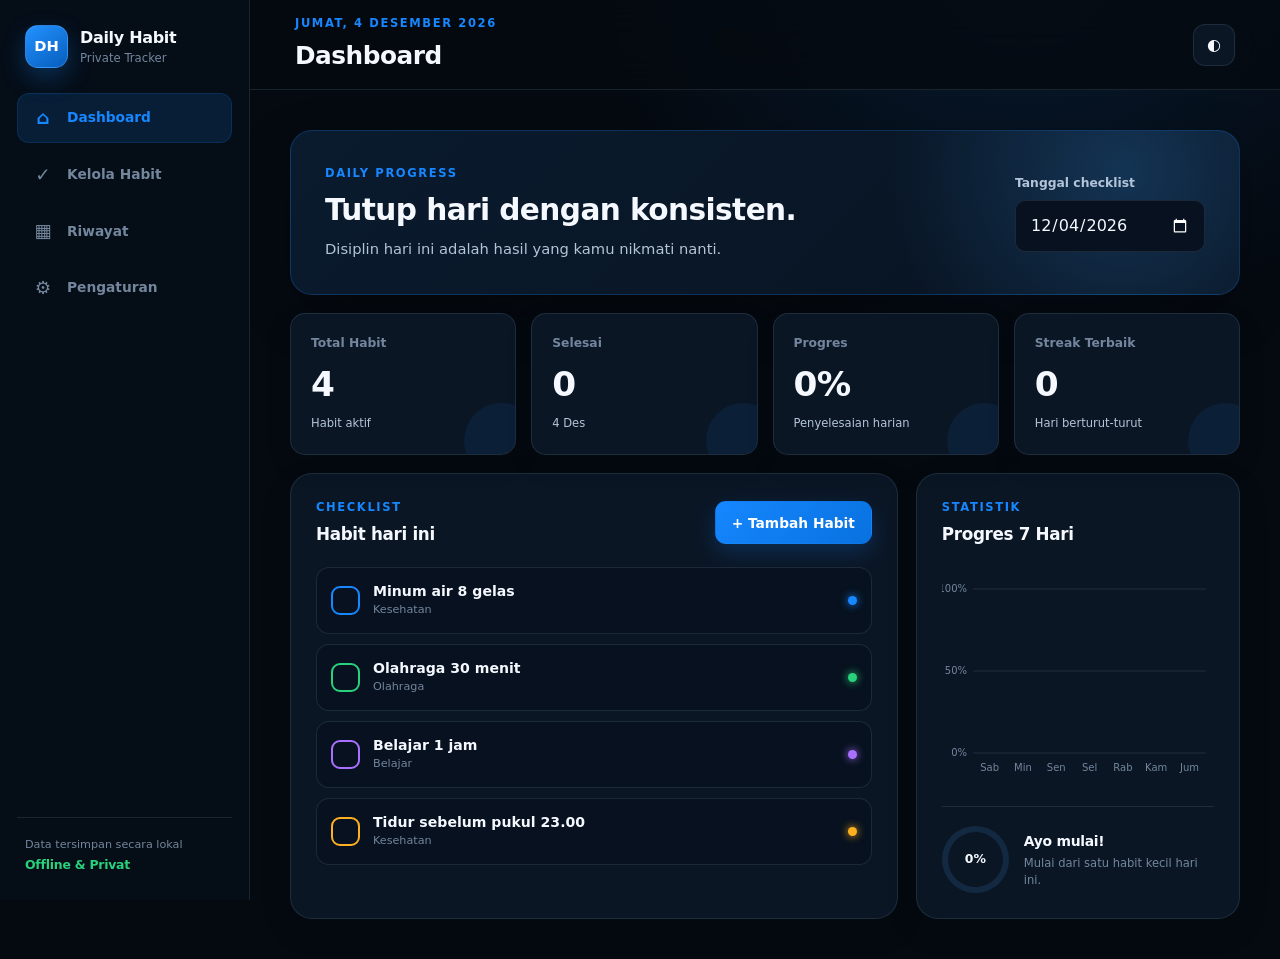
<file: index.html>
<!DOCTYPE html>
<html lang="id">
<head>
    <meta charset="UTF-8">

    <meta
        name="viewport"
        content="width=device-width, initial-scale=1, viewport-fit=cover"
    >

    <meta name="theme-color" content="#07111f">
    <meta name="description" content="Daily Habit — pelacak kebiasaan pribadi dan offline.">

    <meta name="apple-mobile-web-app-capable" content="yes">
    <meta name="apple-mobile-web-app-status-bar-style" content="black-translucent">
    <meta name="apple-mobile-web-app-title" content="Daily Habit">

    <title>Daily Habit</title>

    <link rel="manifest" href="manifest.json">
    <link rel="icon" type="image/png" sizes="192x192" href="assets/icons/icon-192.png">
    <link rel="apple-touch-icon" href="assets/icons/icon-192.png">
    <link rel="stylesheet" href="style.css">
</head>

<body>
    <noscript>
        Aplikasi Daily Habit membutuhkan JavaScript agar dapat digunakan.
    </noscript>


    <!-- APLIKASI UTAMA -->
    <div id="app" class="app-shell">
        <aside class="sidebar">
            <div class="brand">
                <div class="brand-logo">DH</div>

                <div>
                    <strong>Daily Habit</strong>
                    <span>Private Tracker</span>
                </div>
            </div>

            <nav class="sidebar-navigation" aria-label="Navigasi utama">
                <button class="nav-button is-active" data-page="dashboard">
                    <span class="nav-icon">⌂</span>
                    <span>Dashboard</span>
                </button>

                <button class="nav-button" data-page="habits">
                    <span class="nav-icon">✓</span>
                    <span>Kelola Habit</span>
                </button>

                <button class="nav-button" data-page="history">
                    <span class="nav-icon">▦</span>
                    <span>Riwayat</span>
                </button>

                <button class="nav-button" data-page="settings">
                    <span class="nav-icon">⚙</span>
                    <span>Pengaturan</span>
                </button>
            </nav>

            <div class="sidebar-footer">
                <span>Data tersimpan secara lokal</span>
                <strong>Offline & Privat</strong>
            </div>
        </aside>

        <div class="app-content">
            <header class="topbar">
                <div>
                    <p id="currentDateText" class="eyebrow">HARI INI</p>
                    <h2 id="pageTitle">Dashboard</h2>
                </div>

                <div class="topbar-actions">
                    <button
                        id="themeButton"
                        class="icon-button"
                        type="button"
                        aria-label="Ganti tema"
                        title="Ganti tema"
                    >
                        ◐
                    </button>

                    <button
                        id="lockButton"
                        class="icon-button"
                        type="button"
                        aria-label="Kunci aplikasi"
                        title="Kunci aplikasi"
                    >
                        🔒
                    </button>
                </div>
            </header>

            <main>
                <!-- DASHBOARD -->
                <section id="dashboardPage" class="page is-active">
                    <div class="welcome-panel">
                        <div>
                            <p class="eyebrow">DAILY PROGRESS</p>
                            <h3 id="welcomeTitle">Bangun konsistensi hari ini.</h3>
                            <p id="motivationText">
                                Progres kecil yang dilakukan setiap hari akan menjadi hasil besar.
                            </p>
                        </div>

                        <div class="date-control">
                            <label for="selectedDate">Tanggal checklist</label>
                            <input id="selectedDate" type="date">
                        </div>
                    </div>

                    <div class="stats-grid">
                        <article class="stat-card">
                            <span>Total Habit</span>
                            <strong id="totalHabitStat">0</strong>
                            <small>Habit aktif</small>
                        </article>

                        <article class="stat-card">
                            <span>Selesai</span>
                            <strong id="completedHabitStat">0</strong>
                            <small id="completedHabitLabel">Hari ini</small>
                        </article>

                        <article class="stat-card">
                            <span>Progres</span>
                            <strong id="progressStat">0%</strong>
                            <small>Penyelesaian harian</small>
                        </article>

                        <article class="stat-card">
                            <span>Streak Terbaik</span>
                            <strong id="bestStreakStat">0</strong>
                            <small>Hari berturut-turut</small>
                        </article>
                    </div>

                    <div class="dashboard-grid">
                        <article class="panel habit-panel">
                            <div class="panel-header">
                                <div>
                                    <p class="eyebrow">CHECKLIST</p>
                                    <h3 id="checklistTitle">Habit hari ini</h3>
                                </div>

                                <button
                                    class="button button-primary"
                                    type="button"
                                    data-open-habit-modal
                                >
                                    + Tambah Habit
                                </button>
                            </div>

                            <div id="dailyHabitList" class="daily-habit-list"></div>

                            <div id="emptyHabitState" class="empty-state">
                                <div class="empty-icon">✓</div>
                                <h4>Belum ada habit</h4>
                                <p>Tambahkan habit pertama untuk mulai membangun rutinitas.</p>

                                <button
                                    class="button button-primary"
                                    type="button"
                                    data-open-habit-modal
                                >
                                    Tambah Habit
                                </button>
                            </div>
                        </article>

                        <article class="panel chart-panel">
                            <div class="panel-header">
                                <div>
                                    <p class="eyebrow">STATISTIK</p>
                                    <h3>Progres 7 Hari</h3>
                                </div>
                            </div>

                            <div class="chart-container">
                                <canvas id="weeklyChart"></canvas>
                            </div>

                            <div class="progress-summary">
                                <div class="progress-ring" id="progressRing">
                                    <span id="progressRingValue">0%</span>
                                </div>

                                <div>
                                    <strong id="progressMessage">Ayo mulai!</strong>
                                    <p id="progressDetail">
                                        Checklist habit yang sudah kamu selesaikan.
                                    </p>
                                </div>
                            </div>
                        </article>
                    </div>
                </section>

                <!-- KELOLA HABIT -->
                <section id="habitsPage" class="page">
                    <div class="section-heading">
                        <div>
                            <p class="eyebrow">CUSTOM HABIT</p>
                            <h3>Kelola Habit</h3>
                            <p>Tambah, edit, urutkan, nonaktifkan, atau hapus habit.</p>
                        </div>

                        <button
                            class="button button-primary"
                            type="button"
                            data-open-habit-modal
                        >
                            + Tambah Habit
                        </button>
                    </div>

                    <div id="habitManagementList" class="management-list"></div>
                </section>

                <!-- RIWAYAT -->
                <section id="historyPage" class="page">
                    <div class="section-heading history-heading">
                        <div>
                            <p class="eyebrow">MONTHLY HISTORY</p>
                            <h3>Riwayat Checklist</h3>
                            <p>Jumlah kolom tanggal akan menyesuaikan bulan secara otomatis.</p>
                        </div>

                        <div class="filter-group">
                            <label for="historyMonth">Pilih bulan</label>
                            <input id="historyMonth" type="month">
                        </div>
                    </div>

                    <div class="history-summary">
                        <article>
                            <span>Rata-rata Bulanan</span>
                            <strong id="monthlyAverage">0%</strong>
                        </article>

                        <article>
                            <span>Total Checklist</span>
                            <strong id="monthlyCompleted">0</strong>
                        </article>

                        <article>
                            <span>Hari Sempurna</span>
                            <strong id="perfectDays">0</strong>
                        </article>
                    </div>

                    <div class="history-table-wrapper">
                        <table id="historyTable" class="history-table">
                            <thead id="historyTableHead"></thead>
                            <tbody id="historyTableBody"></tbody>
                        </table>
                    </div>
                </section>

                <!-- PENGATURAN -->
                <section id="settingsPage" class="page">
                    <div class="section-heading">
                        <div>
                            <p class="eyebrow">DATA & PRIVASI</p>
                            <h3>Pengaturan</h3>
                            <p>Kelola keamanan dan cadangan data Daily Habit.</p>
                        </div>
                    </div>

                    <div class="settings-grid">
                        <article class="setting-card">
                            <h4>Ekspor Data</h4>
                            <p>Unduh seluruh habit, checklist, dan pengaturan dalam format JSON.</p>
                            <button id="exportButton" class="button button-secondary" type="button">
                                Ekspor JSON
                            </button>
                        </article>

                        <article class="setting-card">
                            <h4>Impor Data</h4>
                            <p>Pulihkan atau pindahkan data Daily Habit dari perangkat lain.</p>

                            <label class="button button-secondary file-button">
                                Pilih File JSON
                                <input
                                    id="importInput"
                                    type="file"
                                    accept=".json,application/json"
                                    hidden
                                >
                            </label>
                        </article>

                        <article class="setting-card">
                            <h4>Ganti PIN</h4>
                            <p>Perbarui PIN 6 digit yang digunakan untuk membuka aplikasi.</p>
                            <button id="changePinButton" class="button button-secondary" type="button">
                                Ganti PIN
                            </button>
                        </article>

                        <article class="setting-card danger-card">
                            <h4>Hapus Semua Data</h4>
                            <p>Menghapus seluruh habit dan riwayat checklist dari perangkat ini.</p>
                            <button id="deleteDataButton" class="button button-danger" type="button">
                                Hapus Data
                            </button>
                        </article>
                    </div>

                    <article class="privacy-note">
                        <strong>Privasi Lokal</strong>
                        <p>
                            Daily Habit tidak mengirimkan data ke server.
                            Data PC dan iPhone tersimpan terpisah di masing-masing perangkat.
                        </p>
                    </article>
                </section>
            </main>
        </div>

        <!-- NAVIGASI MOBILE -->
        <nav class="mobile-navigation" aria-label="Navigasi mobile">
            <button class="mobile-nav-button is-active" data-page="dashboard">
                <span>⌂</span>
                <small>Home</small>
            </button>

            <button class="mobile-nav-button" data-page="habits">
                <span>✓</span>
                <small>Habit</small>
            </button>

            <button class="mobile-nav-button" data-page="history">
                <span>▦</span>
                <small>Riwayat</small>
            </button>

            <button class="mobile-nav-button" data-page="settings">
                <span>⚙</span>
                <small>Setting</small>
            </button>
        </nav>
    </div>

    <!-- MODAL TAMBAH DAN EDIT HABIT -->
    <div id="habitModal" class="modal" aria-hidden="true">
        <div class="modal-backdrop" data-close-modal></div>

        <div class="modal-card" role="dialog" aria-modal="true">
            <div class="modal-header">
                <div>
                    <p class="eyebrow">CUSTOM HABIT</p>
                    <h3 id="habitModalTitle">Tambah Habit</h3>
                </div>

                <button
                    class="modal-close"
                    type="button"
                    data-close-modal
                    aria-label="Tutup"
                >
                    ×
                </button>
            </div>

            <form id="habitForm">
                <input id="habitId" type="hidden">

                <div class="form-group">
                    <label for="habitName">Nama habit</label>
                    <input
                        id="habitName"
                        type="text"
                        maxlength="50"
                        placeholder="Contoh: Minum air 8 gelas"
                        required
                    >
                </div>

                <div class="form-group">
                    <label for="habitCategory">Kategori</label>
                    <select id="habitCategory">
                        <option value="Kesehatan">Kesehatan</option>
                        <option value="Produktivitas">Produktivitas</option>
                        <option value="Olahraga">Olahraga</option>
                        <option value="Belajar">Belajar</option>
                        <option value="Ibadah">Ibadah</option>
                        <option value="Pribadi">Pribadi</option>
                        <option value="Lainnya">Lainnya</option>
                    </select>
                </div>

                <div class="form-group">
                    <label for="habitColor">Warna habit</label>
                    <input id="habitColor" type="color" value="#1687ff">
                </div>

                <div class="modal-actions">
                    <button
                        class="button button-ghost"
                        type="button"
                        data-close-modal
                    >
                        Batal
                    </button>

                    <button class="button button-primary" type="submit">
                        Simpan Habit
                    </button>
                </div>
            </form>
        </div>
    </div>

    <!-- MODAL KONFIRMASI -->
    <div id="confirmModal" class="modal" aria-hidden="true">
        <div class="modal-backdrop" data-close-confirm></div>

        <div class="modal-card confirm-card" role="dialog" aria-modal="true">
            <div class="confirm-icon">!</div>

            <h3 id="confirmTitle">Konfirmasi</h3>
            <p id="confirmMessage">Apakah kamu yakin?</p>

            <div class="modal-actions">
                <button
                    class="button button-ghost"
                    type="button"
                    data-close-confirm
                >
                    Batal
                </button>

                <button id="confirmActionButton" class="button button-danger" type="button">
                    Hapus
                </button>
            </div>
        </div>
    </div>

    <!-- NOTIFIKASI -->
    <div id="toast" class="toast" role="status" aria-live="polite"></div>

    <script src="storage.js"></script>
<script src="app.js"></script>
</body>
</html>
</file>
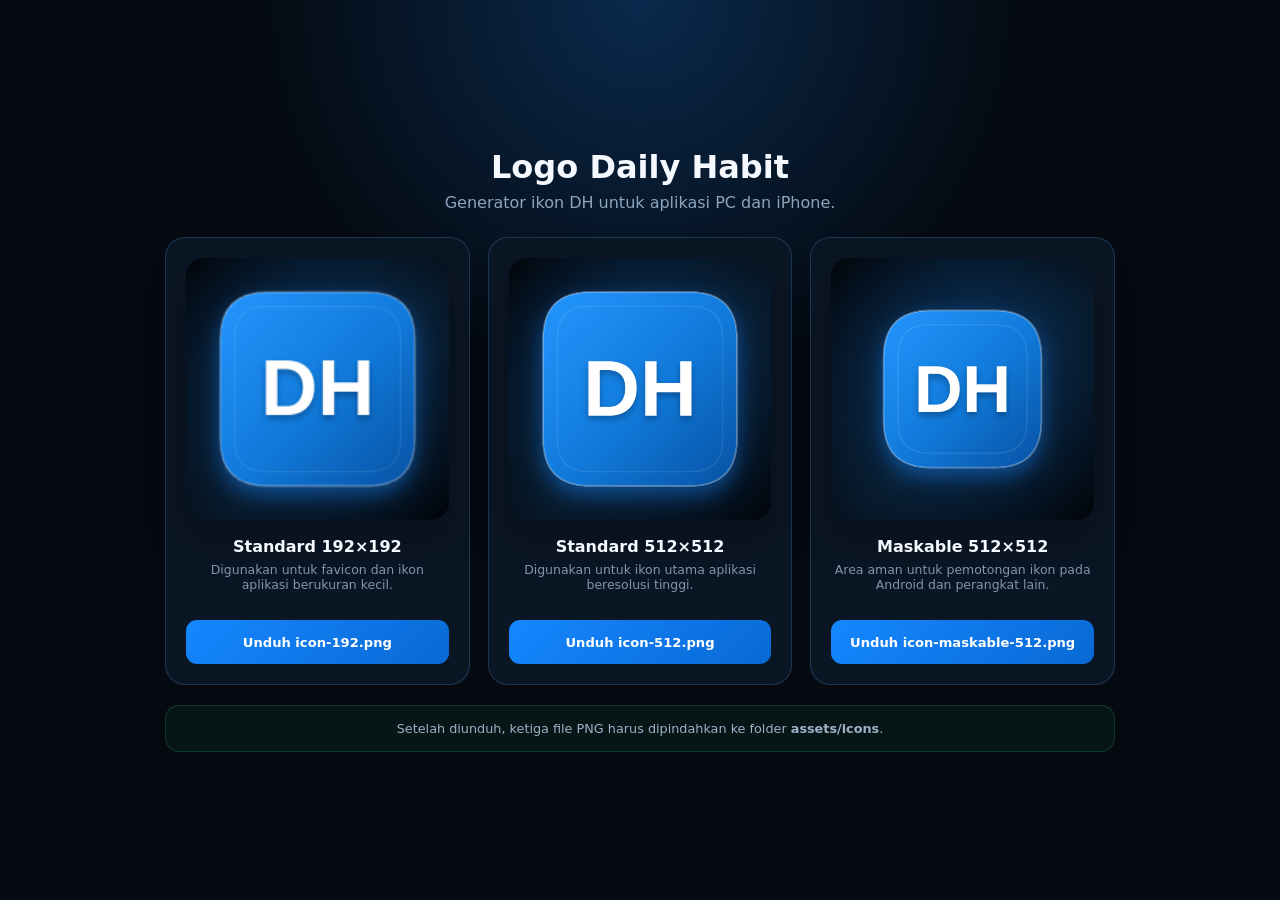
<file: buat-logo.html>
<!DOCTYPE html>
<html lang="id">
<head>
    <meta charset="UTF-8">

    <meta
        name="viewport"
        content="width=device-width, initial-scale=1"
    >

    <title>Generator Logo Daily Habit</title>

    <style>
        * {
            box-sizing: border-box;
        }

        body {
            min-height: 100vh;
            margin: 0;
            display: grid;
            place-items: center;
            padding: 30px 18px;
            background:
                radial-gradient(
                    circle at 50% 0%,
                    rgba(22, 135, 255, 0.25),
                    transparent 35%
                ),
                #050a11;
            color: #f5f9ff;
            font-family:
                Inter,
                system-ui,
                -apple-system,
                "Segoe UI",
                sans-serif;
        }

        .generator {
            width: min(100%, 950px);
        }

        .heading {
            margin-bottom: 25px;
            text-align: center;
        }

        .heading p {
            margin: 7px 0 0;
            color: #8da4bd;
        }

        .logo-grid {
            display: grid;
            grid-template-columns: repeat(3, 1fr);
            gap: 18px;
        }

        .logo-card {
            border: 1px solid rgba(100, 184, 255, 0.2);
            border-radius: 20px;
            background: #0b1625;
            padding: 20px;
            text-align: center;
        }

        canvas {
            display: block;
            width: 100%;
            aspect-ratio: 1;
            border-radius: 18px;
            background: #07111f;
            box-shadow: 0 18px 40px rgba(0, 0, 0, 0.3);
        }

        h1,
        h2 {
            margin: 0;
        }

        h2 {
            margin-top: 17px;
            font-size: 1rem;
        }

        .logo-card p {
            min-height: 42px;
            margin: 6px 0 16px;
            color: #7f95ad;
            font-size: 0.78rem;
        }

        button {
            width: 100%;
            min-height: 44px;
            border: 0;
            border-radius: 11px;
            background: linear-gradient(135deg, #1687ff, #0869d4);
            color: #ffffff;
            cursor: pointer;
            font: inherit;
            font-size: 0.82rem;
            font-weight: 800;
        }

        button:hover {
            filter: brightness(1.1);
        }

        .note {
            margin-top: 20px;
            border: 1px solid rgba(40, 209, 124, 0.2);
            border-radius: 14px;
            background: rgba(40, 209, 124, 0.06);
            padding: 15px;
            color: #9db1c7;
            font-size: 0.8rem;
            text-align: center;
        }

        @media (max-width: 720px) {
            .logo-grid {
                grid-template-columns: 1fr;
            }

            .logo-card {
                max-width: 380px;
                margin: auto;
            }
        }
    </style>
</head>

<body>
    <main class="generator">
        <header class="heading">
            <h1>Logo Daily Habit</h1>
            <p>Generator ikon DH untuk aplikasi PC dan iPhone.</p>
        </header>

        <section class="logo-grid">
            <article class="logo-card">
                <canvas
                    id="canvas192"
                    width="192"
                    height="192"
                ></canvas>

                <h2>Standard 192×192</h2>
                <p>Digunakan untuk favicon dan ikon aplikasi berukuran kecil.</p>

                <button
                    type="button"
                    onclick="downloadLogo(192, false, 'icon-192.png')"
                >
                    Unduh icon-192.png
                </button>
            </article>

            <article class="logo-card">
                <canvas
                    id="canvas512"
                    width="512"
                    height="512"
                ></canvas>

                <h2>Standard 512×512</h2>
                <p>Digunakan untuk ikon utama aplikasi beresolusi tinggi.</p>

                <button
                    type="button"
                    onclick="downloadLogo(512, false, 'icon-512.png')"
                >
                    Unduh icon-512.png
                </button>
            </article>

            <article class="logo-card">
                <canvas
                    id="canvasMaskable"
                    width="512"
                    height="512"
                ></canvas>

                <h2>Maskable 512×512</h2>
                <p>Area aman untuk pemotongan ikon pada Android dan perangkat lain.</p>

                <button
                    type="button"
                    onclick="downloadLogo(512, true, 'icon-maskable-512.png')"
                >
                    Unduh icon-maskable-512.png
                </button>
            </article>
        </section>

        <div class="note">
            Setelah diunduh, ketiga file PNG harus dipindahkan ke folder
            <strong>assets/icons</strong>.
        </div>
    </main>

    <script>
        "use strict";

        function roundedRectangle(
            context,
            x,
            y,
            width,
            height,
            radius
        ) {
            context.beginPath();
            context.moveTo(x + radius, y);
            context.lineTo(x + width - radius, y);

            context.quadraticCurveTo(
                x + width,
                y,
                x + width,
                y + radius
            );

            context.lineTo(
                x + width,
                y + height - radius
            );

            context.quadraticCurveTo(
                x + width,
                y + height,
                x + width - radius,
                y + height
            );

            context.lineTo(x + radius, y + height);

            context.quadraticCurveTo(
                x,
                y + height,
                x,
                y + height - radius
            );

            context.lineTo(x, y + radius);

            context.quadraticCurveTo(
                x,
                y,
                x + radius,
                y
            );

            context.closePath();
        }

        function drawLogo(canvas, maskable = false) {
            const context = canvas.getContext("2d");
            const size = canvas.width;

            context.clearRect(0, 0, size, size);

            const backgroundGradient =
                context.createLinearGradient(
                    0,
                    0,
                    size,
                    size
                );

            backgroundGradient.addColorStop(0, "#03070d");
            backgroundGradient.addColorStop(0.55, "#071523");
            backgroundGradient.addColorStop(1, "#02060b");

            context.fillStyle = backgroundGradient;
            context.fillRect(0, 0, size, size);

            const glow = context.createRadialGradient(
                size * 0.5,
                size * 0.38,
                0,
                size * 0.5,
                size * 0.5,
                size * 0.68
            );

            glow.addColorStop(
                0,
                "rgba(22, 135, 255, 0.30)"
            );

            glow.addColorStop(
                1,
                "rgba(22, 135, 255, 0)"
            );

            context.fillStyle = glow;
            context.fillRect(0, 0, size, size);

            const panelMargin = maskable
                ? size * 0.20
                : size * 0.13;

            const panelSize = size - panelMargin * 2;
            const panelRadius = size * 0.18;

            const panelGradient =
                context.createLinearGradient(
                    panelMargin,
                    panelMargin,
                    size - panelMargin,
                    size - panelMargin
                );

            panelGradient.addColorStop(0, "#2496ff");
            panelGradient.addColorStop(0.52, "#117bdc");
            panelGradient.addColorStop(1, "#0752a4");

            context.save();

            context.shadowColor =
                "rgba(22, 135, 255, 0.45)";

            context.shadowBlur = size * 0.08;
            context.shadowOffsetY = size * 0.035;

            roundedRectangle(
                context,
                panelMargin,
                panelMargin,
                panelSize,
                panelSize,
                panelRadius
            );

            context.fillStyle = panelGradient;
            context.fill();

            context.restore();

            roundedRectangle(
                context,
                panelMargin,
                panelMargin,
                panelSize,
                panelSize,
                panelRadius
            );

            context.strokeStyle =
                "rgba(255, 255, 255, 0.28)";

            context.lineWidth = Math.max(
                1,
                size * 0.007
            );

            context.stroke();

            const innerMargin = panelMargin + size * 0.055;
            const innerSize = size - innerMargin * 2;

            roundedRectangle(
                context,
                innerMargin,
                innerMargin,
                innerSize,
                innerSize,
                size * 0.12
            );

            context.strokeStyle =
                "rgba(255, 255, 255, 0.10)";

            context.lineWidth = Math.max(
                1,
                size * 0.005
            );

            context.stroke();

            context.textAlign = "center";
            context.textBaseline = "middle";
            context.fillStyle = "#ffffff";

            context.shadowColor =
                "rgba(0, 20, 45, 0.35)";

            context.shadowBlur = size * 0.025;
            context.shadowOffsetY = size * 0.015;

            context.font =
                `900 ${size * (maskable ? 0.255 : 0.30)}px Arial, sans-serif`;

            context.fillText(
                "DH",
                size / 2,
                size / 2 + size * 0.018
            );
        }

        function downloadLogo(
            size,
            maskable,
            fileName
        ) {
            const canvas = document.createElement("canvas");

            canvas.width = size;
            canvas.height = size;

            drawLogo(canvas, maskable);

            const link = document.createElement("a");
            link.download = fileName;
            link.href = canvas.toDataURL("image/png");
            link.click();
        }

        drawLogo(
            document.getElementById("canvas192"),
            false
        );

        drawLogo(
            document.getElementById("canvas512"),
            false
        );

        drawLogo(
            document.getElementById("canvasMaskable"),
            true
        );
    </script>
</body>
</html>
</file>
<file: style.css>
:root {
    --background: #050a11;
    --background-soft: #07111f;
    --surface: #0b1625;
    --surface-hover: #102238;
    --surface-light: #132942;

    --primary: #1687ff;
    --primary-dark: #0869d4;
    --primary-soft: rgba(22, 135, 255, 0.14);

    --text: #f5f9ff;
    --text-soft: #b4c4d8;
    --muted: #73869d;

    --border: rgba(151, 181, 214, 0.14);
    --border-strong: rgba(22, 135, 255, 0.35);

    --success: #28d17c;
    --warning: #ffb020;
    --danger: #ff5263;

    --shadow: 0 18px 50px rgba(0, 0, 0, 0.28);
    --sidebar-width: 250px;
    --radius-large: 22px;
    --radius-medium: 15px;
    --radius-small: 10px;

    color-scheme: dark;
}

body.light-theme {
    --background: #edf4fc;
    --background-soft: #f6faff;
    --surface: #ffffff;
    --surface-hover: #edf6ff;
    --surface-light: #e5f1ff;

    --text: #07111f;
    --text-soft: #40536a;
    --muted: #718197;

    --border: rgba(13, 55, 97, 0.12);
    --border-strong: rgba(22, 135, 255, 0.35);

    --shadow: 0 18px 45px rgba(28, 70, 112, 0.12);

    color-scheme: light;
}

* {
    box-sizing: border-box;
    margin: 0;
    padding: 0;
}

html {
    min-height: 100%;
    background: var(--background);
    scroll-behavior: smooth;
}

body {
    min-width: 320px;
    min-height: 100vh;
    overflow-x: hidden;
    background:
        radial-gradient(
            circle at 80% -10%,
            rgba(22, 135, 255, 0.14),
            transparent 30%
        ),
        var(--background);
    color: var(--text);
    font-family:
        Inter,
        ui-sans-serif,
        system-ui,
        -apple-system,
        BlinkMacSystemFont,
        "Segoe UI",
        sans-serif;
    line-height: 1.5;
    transition:
        background-color 0.25s ease,
        color 0.25s ease;
}

button,
input,
select {
    font: inherit;
}

button {
    color: inherit;
}

button,
label,
select,
input[type="date"],
input[type="month"],
input[type="color"] {
    -webkit-tap-highlight-color: transparent;
}

button:focus-visible,
input:focus-visible,
select:focus-visible {
    outline: 3px solid rgba(22, 135, 255, 0.28);
    outline-offset: 2px;
}

button:disabled {
    cursor: not-allowed;
    opacity: 0.55;
}

input,
select {
    width: 100%;
    border: 1px solid var(--border);
    border-radius: var(--radius-small);
    background: var(--background-soft);
    color: var(--text);
    padding: 12px 14px;
    transition:
        border-color 0.2s ease,
        background-color 0.2s ease;
}

input:hover,
select:hover {
    border-color: var(--border-strong);
}

input:focus,
select:focus {
    border-color: var(--primary);
}

input[type="color"] {
    height: 48px;
    cursor: pointer;
    padding: 5px;
}

input[type="date"],
input[type="month"] {
    cursor: pointer;
}

body.light-theme input,
body.light-theme select {
    background: #f7faff;
}

body.light-theme input[type="date"],
body.light-theme input[type="month"] {
    color-scheme: light;
}

h1,
h2,
h3,
h4,
strong {
    letter-spacing: -0.02em;
}

p {
    color: var(--text-soft);
}

.sr-only {
    position: absolute;
    width: 1px;
    height: 1px;
    overflow: hidden;
    clip: rect(0, 0, 0, 0);
    white-space: nowrap;
}

.is-hidden {
    display: none !important;
}

.eyebrow {
    margin-bottom: 5px;
    color: var(--primary);
    font-size: 0.72rem;
    font-weight: 800;
    letter-spacing: 0.14em;
}

/* SECURITY */

.security-screen {
    position: fixed;
    z-index: 5000;
    inset: 0;
    display: grid;
    place-items: center;
    min-height: 100dvh;
    padding:
        max(24px, env(safe-area-inset-top))
        20px
        max(24px, env(safe-area-inset-bottom));
    background:
        radial-gradient(
            circle at 50% 15%,
            rgba(22, 135, 255, 0.24),
            transparent 30%
        ),
        linear-gradient(145deg, #03070c, #071321 60%, #03070c);
}

.security-card {
    width: min(100%, 410px);
    padding: 38px;
    border: 1px solid rgba(92, 174, 255, 0.2);
    border-radius: 26px;
    background: rgba(7, 17, 31, 0.9);
    box-shadow:
        0 28px 80px rgba(0, 0, 0, 0.5),
        inset 0 1px rgba(255, 255, 255, 0.04);
    text-align: center;
    backdrop-filter: blur(20px);
}

.security-logo,
.brand-logo {
    display: grid;
    place-items: center;
    flex-shrink: 0;
    border: 1px solid rgba(100, 184, 255, 0.32);
    background:
        linear-gradient(145deg, #2392ff, #075dbd);
    color: #ffffff;
    box-shadow: 0 10px 24px rgba(22, 135, 255, 0.28);
    font-weight: 900;
}

.security-logo {
    width: 72px;
    height: 72px;
    margin: 0 auto 25px;
    border-radius: 21px;
    font-size: 1.45rem;
}

.security-card h1 {
    margin-bottom: 9px;
    font-size: clamp(1.8rem, 6vw, 2.3rem);
}

.security-description {
    max-width: 320px;
    margin: 0 auto 27px;
    color: #93a7bf;
    font-size: 0.94rem;
}

#pinForm {
    display: grid;
    gap: 13px;
}

.pin-input {
    height: 57px;
    border-color: rgba(120, 177, 233, 0.2);
    background: rgba(2, 8, 14, 0.72);
    color: #ffffff;
    text-align: center;
    font-size: 1.5rem;
    font-weight: 800;
    letter-spacing: 0.48em;
}

.pin-input::placeholder {
    color: #56718d;
    letter-spacing: 0.25em;
}

.form-message {
    display: none;
    min-height: 20px;
    color: var(--danger);
    font-size: 0.84rem;
    font-weight: 650;
}

.form-message.is-visible {
    display: block;
}

/* BUTTONS */

.button {
    display: inline-flex;
    align-items: center;
    justify-content: center;
    min-height: 43px;
    border: 1px solid transparent;
    border-radius: 11px;
    padding: 10px 16px;
    cursor: pointer;
    font-size: 0.86rem;
    font-weight: 750;
    text-decoration: none;
    transition:
        transform 0.18s ease,
        border-color 0.18s ease,
        background-color 0.18s ease,
        opacity 0.18s ease;
}

.button:hover {
    transform: translateY(-1px);
}

.button:active {
    transform: scale(0.98);
}

.button-full {
    width: 100%;
}

.button-primary {
    background: linear-gradient(135deg, var(--primary), #0871df);
    color: #ffffff;
    box-shadow: 0 9px 22px rgba(22, 135, 255, 0.2);
}

.button-primary:hover {
    background: linear-gradient(135deg, #3198ff, var(--primary-dark));
}

.button-secondary {
    border-color: var(--border-strong);
    background: var(--primary-soft);
    color: var(--primary);
}

.button-secondary:hover {
    background: rgba(22, 135, 255, 0.2);
}

.button-ghost {
    border-color: var(--border);
    background: transparent;
    color: var(--text-soft);
}

.button-ghost:hover {
    border-color: var(--border-strong);
    color: var(--text);
}

.button-danger {
    background: rgba(255, 82, 99, 0.13);
    color: var(--danger);
}

.button-danger:hover {
    background: rgba(255, 82, 99, 0.22);
}

.icon-button {
    display: grid;
    place-items: center;
    width: 42px;
    height: 42px;
    border: 1px solid var(--border);
    border-radius: 12px;
    background: var(--surface);
    cursor: pointer;
    color: var(--text);
    font-size: 1rem;
    transition:
        border-color 0.2s ease,
        background-color 0.2s ease,
        transform 0.2s ease;
}

.icon-button:hover {
    border-color: var(--border-strong);
    background: var(--surface-hover);
    transform: translateY(-1px);
}

/* APP LAYOUT */

.app-shell {
    min-height: 100vh;
}

.sidebar {
    position: fixed;
    z-index: 100;
    inset: 0 auto 0 0;
    display: flex;
    width: var(--sidebar-width);
    flex-direction: column;
    border-right: 1px solid var(--border);
    background: rgba(6, 14, 24, 0.94);
    padding: 25px 17px;
    backdrop-filter: blur(20px);
}

body.light-theme .sidebar {
    background: rgba(255, 255, 255, 0.93);
}

.brand {
    display: flex;
    align-items: center;
    gap: 12px;
    padding: 0 8px 25px;
}

.brand-logo {
    width: 43px;
    height: 43px;
    border-radius: 13px;
    font-size: 0.92rem;
}

.brand div:last-child {
    display: flex;
    min-width: 0;
    flex-direction: column;
}

.brand strong {
    font-size: 1rem;
}

.brand span {
    color: var(--muted);
    font-size: 0.73rem;
}

.sidebar-navigation {
    display: grid;
    gap: 7px;
}

.nav-button {
    display: flex;
    align-items: center;
    gap: 12px;
    width: 100%;
    min-height: 48px;
    border: 1px solid transparent;
    border-radius: 12px;
    background: transparent;
    padding: 10px 13px;
    cursor: pointer;
    color: var(--muted);
    text-align: left;
    font-size: 0.86rem;
    font-weight: 700;
    transition:
        color 0.2s ease,
        background-color 0.2s ease,
        border-color 0.2s ease;
}

.nav-button:hover {
    border-color: var(--border);
    background: var(--surface);
    color: var(--text);
}

.nav-button.is-active {
    border-color: rgba(22, 135, 255, 0.16);
    background: var(--primary-soft);
    color: var(--primary);
}

.nav-icon {
    display: grid;
    place-items: center;
    width: 24px;
    font-size: 1.15rem;
}

.sidebar-footer {
    display: flex;
    margin-top: auto;
    flex-direction: column;
    border-top: 1px solid var(--border);
    padding: 19px 8px 0;
}

.sidebar-footer span {
    color: var(--muted);
    font-size: 0.7rem;
}

.sidebar-footer strong {
    margin-top: 2px;
    color: var(--success);
    font-size: 0.78rem;
}

.app-content {
    min-height: 100vh;
    margin-left: var(--sidebar-width);
}

.topbar {
    position: sticky;
    z-index: 80;
    top: 0;
    display: flex;
    min-height: 84px;
    align-items: center;
    justify-content: space-between;
    gap: 20px;
    border-bottom: 1px solid var(--border);
    background: rgba(5, 10, 17, 0.82);
    padding: 15px clamp(20px, 4vw, 45px);
    backdrop-filter: blur(20px);
}

body.light-theme .topbar {
    background: rgba(237, 244, 252, 0.82);
}

.topbar h2 {
    font-size: clamp(1.25rem, 3vw, 1.55rem);
}

.topbar-actions {
    display: flex;
    gap: 9px;
}

main {
    width: min(100%, 1500px);
    margin: 0 auto;
    padding: clamp(20px, 3.2vw, 40px);
}

.page {
    display: none;
    animation: pageFade 0.25s ease;
}

.page.is-active {
    display: block;
}

@keyframes pageFade {
    from {
        opacity: 0;
        transform: translateY(5px);
    }

    to {
        opacity: 1;
        transform: translateY(0);
    }
}

/* DASHBOARD */

.welcome-panel {
    display: flex;
    align-items: center;
    justify-content: space-between;
    gap: 28px;
    overflow: hidden;
    border: 1px solid rgba(22, 135, 255, 0.24);
    border-radius: var(--radius-large);
    background:
        radial-gradient(
            circle at 88% 25%,
            rgba(60, 162, 255, 0.22),
            transparent 28%
        ),
        linear-gradient(135deg, #0a1b2e, #081321);
    padding: clamp(22px, 4vw, 34px);
    box-shadow: var(--shadow);
}

body.light-theme .welcome-panel {
    background:
        radial-gradient(
            circle at 88% 25%,
            rgba(22, 135, 255, 0.15),
            transparent 28%
        ),
        linear-gradient(135deg, #ffffff, #edf6ff);
}

.welcome-panel h3 {
    margin-bottom: 6px;
    font-size: clamp(1.3rem, 3vw, 1.85rem);
}

.welcome-panel > div:first-child {
    max-width: 700px;
}

.welcome-panel > div:first-child p:last-child {
    font-size: 0.92rem;
}

.date-control {
    display: grid;
    flex: 0 0 190px;
    gap: 7px;
}

.date-control label,
.filter-group label,
.form-group label {
    color: var(--text-soft);
    font-size: 0.77rem;
    font-weight: 750;
}

.stats-grid {
    display: grid;
    grid-template-columns: repeat(4, minmax(0, 1fr));
    gap: 15px;
    margin-top: 18px;
}

.stat-card {
    position: relative;
    overflow: hidden;
    min-height: 132px;
    border: 1px solid var(--border);
    border-radius: var(--radius-medium);
    background: var(--surface);
    padding: 20px;
    box-shadow: 0 10px 30px rgba(0, 0, 0, 0.08);
}

.stat-card::after {
    position: absolute;
    right: -24px;
    bottom: -24px;
    width: 75px;
    height: 75px;
    border-radius: 50%;
    background: rgba(22, 135, 255, 0.08);
    content: "";
}

.stat-card span {
    display: block;
    margin-bottom: 6px;
    color: var(--muted);
    font-size: 0.77rem;
    font-weight: 700;
}

.stat-card strong {
    display: block;
    color: var(--text);
    font-size: clamp(1.7rem, 4vw, 2.15rem);
}

.stat-card small {
    color: var(--text-soft);
    font-size: 0.72rem;
}

.dashboard-grid {
    display: grid;
    grid-template-columns: minmax(0, 1.5fr) minmax(300px, 0.8fr);
    gap: 18px;
    margin-top: 18px;
}

.panel {
    border: 1px solid var(--border);
    border-radius: var(--radius-large);
    background: var(--surface);
    padding: clamp(19px, 3vw, 25px);
    box-shadow: 0 12px 35px rgba(0, 0, 0, 0.09);
}

.panel-header {
    display: flex;
    align-items: center;
    justify-content: space-between;
    gap: 16px;
    margin-bottom: 20px;
}

.panel-header h3 {
    font-size: 1.05rem;
}

.daily-habit-list {
    display: grid;
    gap: 10px;
}

.habit-check-item {
    display: flex;
    align-items: center;
    gap: 13px;
    min-height: 67px;
    border: 1px solid var(--border);
    border-radius: 13px;
    background: var(--background-soft);
    padding: 11px 14px;
    transition:
        border-color 0.2s ease,
        transform 0.2s ease,
        background-color 0.2s ease;
}

.habit-check-item:hover {
    border-color: var(--border-strong);
    transform: translateY(-1px);
}

.habit-check-item.is-completed {
    border-color: rgba(40, 209, 124, 0.2);
    background: rgba(40, 209, 124, 0.055);
}

.habit-checkbox {
    position: relative;
    display: grid;
    width: 29px;
    height: 29px;
    flex: 0 0 29px;
    place-items: center;
    border: 2px solid var(--habit-color, var(--primary));
    border-radius: 9px;
    background: transparent;
    cursor: pointer;
    transition:
        transform 0.17s ease,
        background-color 0.17s ease;
}

.habit-checkbox:hover {
    transform: scale(1.06);
}

.habit-checkbox.is-checked {
    background: var(--habit-color, var(--primary));
}

.habit-checkbox.is-checked::after {
    color: #ffffff;
    content: "✓";
    font-size: 0.91rem;
    font-weight: 900;
}

.habit-info {
    display: flex;
    min-width: 0;
    flex: 1;
    flex-direction: column;
}

.habit-name {
    overflow: hidden;
    color: var(--text);
    font-size: 0.88rem;
    font-weight: 750;
    text-overflow: ellipsis;
    white-space: nowrap;
}

.is-completed .habit-name {
    color: var(--text-soft);
    text-decoration: line-through;
}

.habit-category {
    color: var(--muted);
    font-size: 0.7rem;
}

.habit-color-dot {
    width: 9px;
    height: 9px;
    flex-shrink: 0;
    border-radius: 50%;
    background: var(--habit-color, var(--primary));
    box-shadow: 0 0 9px var(--habit-color, var(--primary));
}

.empty-state {
    display: grid;
    min-height: 280px;
    place-items: center;
    align-content: center;
    text-align: center;
}

.empty-state.is-hidden {
    display: none;
}

.empty-state h4 {
    margin: 11px 0 3px;
}

.empty-state p {
    max-width: 320px;
    margin-bottom: 17px;
    color: var(--muted);
    font-size: 0.82rem;
}

.empty-icon {
    display: grid;
    width: 57px;
    height: 57px;
    place-items: center;
    border: 1px solid var(--border-strong);
    border-radius: 17px;
    background: var(--primary-soft);
    color: var(--primary);
    font-size: 1.45rem;
    font-weight: 900;
}

.chart-container {
    position: relative;
    width: 100%;
    height: 220px;
}

#weeklyChart {
    width: 100%;
    height: 100%;
}

.progress-summary {
    display: flex;
    align-items: center;
    gap: 15px;
    border-top: 1px solid var(--border);
    margin-top: 19px;
    padding-top: 19px;
}

.progress-ring {
    --progress: 0deg;

    position: relative;
    display: grid;
    width: 67px;
    height: 67px;
    flex-shrink: 0;
    place-items: center;
    border-radius: 50%;
    background:
        radial-gradient(
            circle,
            var(--surface) 57%,
            transparent 59%
        ),
        conic-gradient(
            var(--primary) var(--progress),
            var(--surface-light) 0
        );
}

.progress-ring span {
    font-size: 0.78rem;
    font-weight: 850;
}

.progress-summary strong {
    font-size: 0.87rem;
}

.progress-summary p {
    margin-top: 2px;
    color: var(--muted);
    font-size: 0.72rem;
}

/* SECTION HEADING */

.section-heading {
    display: flex;
    align-items: flex-end;
    justify-content: space-between;
    gap: 20px;
    margin-bottom: 23px;
}

.section-heading h3 {
    font-size: clamp(1.35rem, 3vw, 1.75rem);
}

.section-heading > div:first-child > p:last-child {
    margin-top: 4px;
    font-size: 0.84rem;
}

/* HABIT MANAGEMENT */

.management-list {
    display: grid;
    gap: 11px;
}

.management-item {
    display: grid;
    grid-template-columns: auto minmax(0, 1fr) auto auto;
    align-items: center;
    gap: 14px;
    border: 1px solid var(--border);
    border-radius: var(--radius-medium);
    background: var(--surface);
    padding: 15px 17px;
    transition:
        border-color 0.2s ease,
        background-color 0.2s ease;
}

.management-item:hover {
    border-color: var(--border-strong);
}

.management-item.is-inactive {
    opacity: 0.58;
}

.management-color {
    width: 13px;
    height: 42px;
    border-radius: 10px;
    background: var(--habit-color, var(--primary));
}

.management-info {
    min-width: 0;
}

.management-info strong {
    display: block;
    overflow: hidden;
    font-size: 0.9rem;
    text-overflow: ellipsis;
    white-space: nowrap;
}

.management-info span {
    color: var(--muted);
    font-size: 0.72rem;
}

.status-badge {
    border-radius: 999px;
    background: rgba(40, 209, 124, 0.11);
    color: var(--success);
    padding: 5px 10px;
    font-size: 0.68rem;
    font-weight: 800;
}

.status-badge.is-inactive {
    background: rgba(115, 134, 157, 0.12);
    color: var(--muted);
}

.item-actions {
    display: flex;
    gap: 6px;
}

.action-button {
    display: grid;
    width: 35px;
    height: 35px;
    place-items: center;
    border: 1px solid var(--border);
    border-radius: 9px;
    background: var(--background-soft);
    cursor: pointer;
    color: var(--text-soft);
    font-size: 0.75rem;
    font-weight: 800;
    transition:
        border-color 0.18s ease,
        color 0.18s ease,
        background-color 0.18s ease;
}

.action-button:hover {
    border-color: var(--primary);
    color: var(--primary);
}

.action-button.is-danger:hover {
    border-color: var(--danger);
    background: rgba(255, 82, 99, 0.08);
    color: var(--danger);
}

.management-empty {
    display: grid;
    min-height: 350px;
    place-items: center;
    align-content: center;
    border: 1px dashed var(--border-strong);
    border-radius: var(--radius-large);
    text-align: center;
}

.management-empty p {
    margin: 5px 0 17px;
    color: var(--muted);
    font-size: 0.84rem;
}

/* HISTORY */

.history-heading {
    align-items: flex-end;
}

.filter-group {
    display: grid;
    width: 190px;
    flex-shrink: 0;
    gap: 6px;
}

.history-summary {
    display: grid;
    grid-template-columns: repeat(3, minmax(0, 1fr));
    gap: 13px;
    margin-bottom: 17px;
}

.history-summary article {
    border: 1px solid var(--border);
    border-radius: var(--radius-medium);
    background: var(--surface);
    padding: 17px;
}

.history-summary span {
    display: block;
    color: var(--muted);
    font-size: 0.72rem;
    font-weight: 700;
}

.history-summary strong {
    display: block;
    margin-top: 3px;
    font-size: 1.45rem;
}

.history-table-wrapper {
    width: 100%;
    overflow: auto;
    border: 1px solid var(--border);
    border-radius: var(--radius-medium);
    background: var(--surface);
    box-shadow: 0 12px 35px rgba(0, 0, 0, 0.08);
    scrollbar-color: var(--primary) var(--background-soft);
    scrollbar-width: thin;
}

.history-table {
    width: max-content;
    min-width: 100%;
    border-collapse: separate;
    border-spacing: 0;
    font-size: 0.75rem;
}

.history-table th,
.history-table td {
    min-width: 42px;
    height: 45px;
    border-right: 1px solid var(--border);
    border-bottom: 1px solid var(--border);
    padding: 6px;
    text-align: center;
}

.history-table th {
    position: sticky;
    z-index: 2;
    top: 0;
    background: var(--surface-light);
    color: var(--text-soft);
    font-weight: 800;
}

.history-table th:first-child,
.history-table td:first-child {
    position: sticky;
    z-index: 3;
    left: 0;
    min-width: 185px;
    max-width: 185px;
    background: var(--surface);
    text-align: left;
}

.history-table th:first-child {
    z-index: 4;
    background: var(--surface-light);
}

.history-table tr:last-child td {
    border-bottom: 0;
}

.history-table th:last-child,
.history-table td:last-child {
    border-right: 0;
}

.history-habit-name {
    display: flex;
    align-items: center;
    gap: 8px;
    overflow: hidden;
    font-weight: 700;
    text-overflow: ellipsis;
    white-space: nowrap;
}

.history-dot {
    width: 7px;
    height: 7px;
    flex-shrink: 0;
    border-radius: 50%;
    background: var(--habit-color, var(--primary));
}

.history-check {
    display: grid;
    width: 23px;
    height: 23px;
    margin: auto;
    place-items: center;
    border-radius: 7px;
    background: var(--background-soft);
    color: transparent;
    font-size: 0.7rem;
    font-weight: 900;
}

.history-check.is-completed {
    background: rgba(40, 209, 124, 0.15);
    color: var(--success);
}

.history-check.is-future {
    opacity: 0.35;
}

/* SETTINGS */

.settings-grid {
    display: grid;
    grid-template-columns: repeat(2, minmax(0, 1fr));
    gap: 15px;
}

.setting-card {
    display: flex;
    min-height: 190px;
    align-items: flex-start;
    flex-direction: column;
    border: 1px solid var(--border);
    border-radius: var(--radius-large);
    background: var(--surface);
    padding: 23px;
}

.setting-card h4 {
    margin-bottom: 6px;
    font-size: 1rem;
}

.setting-card p {
    max-width: 520px;
    margin-bottom: 22px;
    color: var(--muted);
    font-size: 0.81rem;
}

.setting-card .button {
    margin-top: auto;
}

.danger-card {
    border-color: rgba(255, 82, 99, 0.2);
}

.file-button {
    cursor: pointer;
}

.privacy-note {
    margin-top: 16px;
    border: 1px solid rgba(40, 209, 124, 0.18);
    border-radius: var(--radius-medium);
    background: rgba(40, 209, 124, 0.055);
    padding: 18px 20px;
}

.privacy-note strong {
    color: var(--success);
    font-size: 0.87rem;
}

.privacy-note p {
    margin-top: 3px;
    font-size: 0.78rem;
}

/* MODAL */

.modal {
    position: fixed;
    z-index: 3000;
    inset: 0;
    display: grid;
    visibility: hidden;
    place-items: center;
    padding: 20px;
    opacity: 0;
    transition:
        visibility 0.2s ease,
        opacity 0.2s ease;
}

.modal.is-open {
    visibility: visible;
    opacity: 1;
}

.modal-backdrop {
    position: absolute;
    inset: 0;
    background: rgba(0, 4, 10, 0.76);
    backdrop-filter: blur(7px);
}

.modal-card {
    position: relative;
    z-index: 1;
    width: min(100%, 475px);
    max-height: calc(100dvh - 40px);
    overflow-y: auto;
    border: 1px solid var(--border-strong);
    border-radius: 22px;
    background: var(--surface);
    padding: 25px;
    box-shadow: 0 28px 80px rgba(0, 0, 0, 0.5);
    transform: translateY(12px) scale(0.98);
    transition: transform 0.2s ease;
}

.modal.is-open .modal-card {
    transform: translateY(0) scale(1);
}

.modal-header {
    display: flex;
    align-items: flex-start;
    justify-content: space-between;
    gap: 20px;
    margin-bottom: 22px;
}

.modal-close {
    display: grid;
    width: 35px;
    height: 35px;
    place-items: center;
    border: 1px solid var(--border);
    border-radius: 10px;
    background: var(--background-soft);
    cursor: pointer;
    color: var(--text-soft);
    font-size: 1.25rem;
}

#habitForm {
    display: grid;
    gap: 17px;
}

.form-group {
    display: grid;
    gap: 7px;
}

.modal-actions {
    display: flex;
    justify-content: flex-end;
    gap: 9px;
    margin-top: 8px;
}

.confirm-card {
    max-width: 390px;
    text-align: center;
}

.confirm-card h3 {
    margin: 13px 0 5px;
}

.confirm-card p {
    color: var(--muted);
    font-size: 0.85rem;
}

.confirm-card .modal-actions {
    justify-content: center;
    margin-top: 22px;
}

.confirm-icon {
    display: grid;
    width: 54px;
    height: 54px;
    margin: 0 auto;
    place-items: center;
    border-radius: 16px;
    background: rgba(255, 82, 99, 0.13);
    color: var(--danger);
    font-size: 1.4rem;
    font-weight: 900;
}

/* TOAST */

.toast {
    position: fixed;
    z-index: 6000;
    right: 22px;
    bottom: 22px;
    max-width: min(360px, calc(100% - 40px));
    visibility: hidden;
    border: 1px solid var(--border-strong);
    border-radius: 12px;
    background: var(--surface-light);
    color: var(--text);
    box-shadow: var(--shadow);
    padding: 13px 17px;
    opacity: 0;
    font-size: 0.8rem;
    font-weight: 700;
    transform: translateY(12px);
    transition:
        visibility 0.25s ease,
        opacity 0.25s ease,
        transform 0.25s ease;
}

.toast.is-visible {
    visibility: visible;
    opacity: 1;
    transform: translateY(0);
}

.toast.is-error {
    border-color: rgba(255, 82, 99, 0.35);
    color: var(--danger);
}

/* MOBILE NAVIGATION */

.mobile-navigation {
    display: none;
}

/* TABLET */

@media (max-width: 1050px) {
    :root {
        --sidebar-width: 215px;
    }

    .dashboard-grid {
        grid-template-columns: 1fr;
    }

    .chart-panel {
        min-height: 370px;
    }

    .stats-grid {
        grid-template-columns: repeat(2, minmax(0, 1fr));
    }
}

/* MOBILE */

@media (max-width: 760px) {
    body {
        padding-bottom: calc(76px + env(safe-area-inset-bottom));
    }

    .sidebar {
        display: none;
    }

    .app-content {
        margin-left: 0;
    }

    .topbar {
        min-height: 73px;
        padding:
            max(11px, env(safe-area-inset-top))
            16px
            11px;
    }

    .topbar .eyebrow {
        font-size: 0.62rem;
    }

    .topbar h2 {
        font-size: 1.22rem;
    }

    .icon-button {
        width: 38px;
        height: 38px;
        border-radius: 10px;
    }

    main {
        padding: 17px 14px;
    }

    .welcome-panel {
        align-items: stretch;
        flex-direction: column;
        gap: 20px;
        border-radius: 18px;
        padding: 22px 18px;
    }

    .date-control {
        width: 100%;
        flex-basis: auto;
    }

    .stats-grid {
        gap: 10px;
        margin-top: 12px;
    }

    .stat-card {
        min-height: 112px;
        padding: 16px;
    }

    .stat-card strong {
        font-size: 1.65rem;
    }

    .dashboard-grid {
        gap: 12px;
        margin-top: 12px;
    }

    .panel {
        border-radius: 18px;
        padding: 17px;
    }

    .panel-header {
        align-items: flex-start;
        margin-bottom: 16px;
    }

    .panel-header .button {
        min-height: 38px;
        padding: 8px 11px;
        font-size: 0.73rem;
    }

    .habit-check-item {
        min-height: 64px;
        padding: 10px 12px;
    }

    .chart-container {
        height: 210px;
    }

    .section-heading,
    .history-heading {
        align-items: stretch;
        flex-direction: column;
    }

    .section-heading > .button {
        width: 100%;
    }

    .filter-group {
        width: 100%;
    }

    .management-item {
        grid-template-columns: auto minmax(0, 1fr) auto;
        gap: 10px;
        padding: 13px;
    }

    .management-color {
        height: 39px;
    }

    .status-badge {
        display: none;
    }

    .item-actions {
        gap: 4px;
    }

    .action-button {
        width: 32px;
        height: 32px;
    }

    .history-summary {
        gap: 8px;
    }

    .history-summary article {
        padding: 13px 10px;
    }

    .history-summary span {
        font-size: 0.61rem;
    }

    .history-summary strong {
        font-size: 1.15rem;
    }

    .history-table th:first-child,
    .history-table td:first-child {
        min-width: 145px;
        max-width: 145px;
    }

    .settings-grid {
        grid-template-columns: 1fr;
        gap: 11px;
    }

    .setting-card {
        min-height: 170px;
        padding: 19px;
    }

    .mobile-navigation {
        position: fixed;
        z-index: 1000;
        right: 10px;
        bottom: max(9px, env(safe-area-inset-bottom));
        left: 10px;
        display: grid;
        grid-template-columns: repeat(4, 1fr);
        border: 1px solid var(--border);
        border-radius: 17px;
        background: rgba(7, 17, 31, 0.94);
        padding: 6px;
        box-shadow: 0 18px 45px rgba(0, 0, 0, 0.34);
        backdrop-filter: blur(20px);
    }

    body.light-theme .mobile-navigation {
        background: rgba(255, 255, 255, 0.94);
    }

    .mobile-nav-button {
        display: grid;
        min-height: 51px;
        place-items: center;
        border: 0;
        border-radius: 12px;
        background: transparent;
        cursor: pointer;
        color: var(--muted);
    }

    .mobile-nav-button span {
        font-size: 1.04rem;
        line-height: 1;
    }

    .mobile-nav-button small {
        margin-top: 3px;
        font-size: 0.59rem;
        font-weight: 750;
    }

    .mobile-nav-button.is-active {
        background: var(--primary-soft);
        color: var(--primary);
    }

    .toast {
        right: 14px;
        bottom: calc(82px + env(safe-area-inset-bottom));
        left: 14px;
        max-width: none;
        text-align: center;
    }

    .security-card {
        padding: 31px 22px;
    }
}

@media (max-width: 420px) {
    .stats-grid {
        grid-template-columns: repeat(2, minmax(0, 1fr));
    }

    .stat-card {
        min-height: 105px;
        padding: 14px;
    }

    .stat-card span {
        font-size: 0.68rem;
    }

    .stat-card strong {
        font-size: 1.48rem;
    }

    .stat-card small {
        font-size: 0.62rem;
    }

    .panel-header {
        gap: 8px;
    }

    .history-summary {
        grid-template-columns: 1fr;
    }

    .history-summary article {
        display: flex;
        align-items: center;
        justify-content: space-between;
    }

    .history-summary strong {
        margin-top: 0;
    }

    .modal {
        align-items: end;
        padding: 10px;
    }

    .modal-card {
        width: 100%;
        max-height: calc(100dvh - 20px);
        border-radius: 22px 22px 15px 15px;
        padding: 21px;
    }
}

@media (prefers-reduced-motion: reduce) {
    *,
    *::before,
    *::after {
        scroll-behavior: auto !important;
        animation-duration: 0.01ms !important;
        animation-iteration-count: 1 !important;
        transition-duration: 0.01ms !important;
    }
}
</file>
